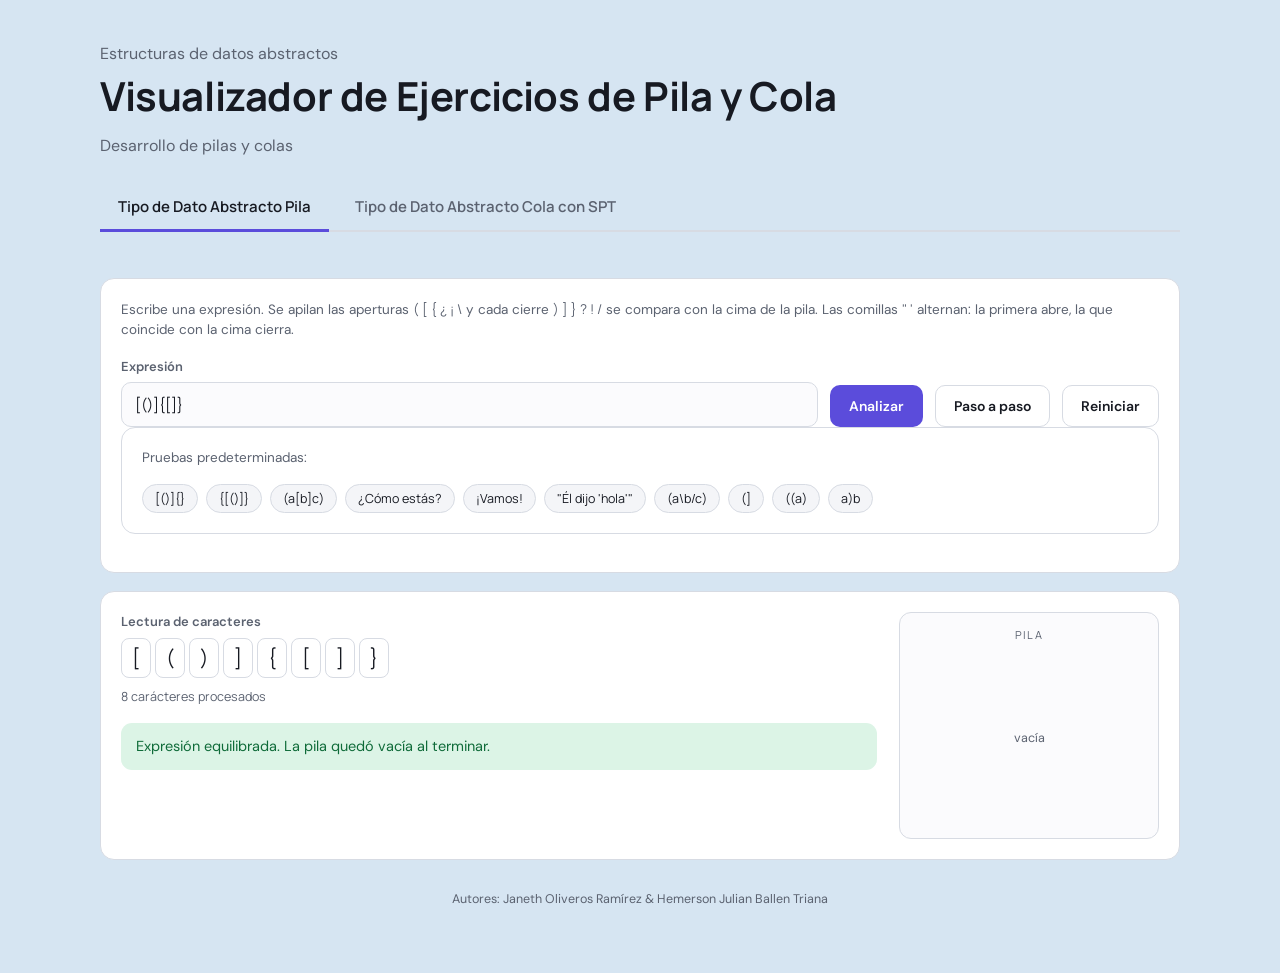
<file: index.html>
<!DOCTYPE html>
<html lang="es"> <!-- Declaración del idioma -->
<head> <!-- Configuración de fuentes, título, CSS y metadatos -->
<meta charset="UTF-8"> <!-- Codificación e interpretación de caracteres -->
<meta name="viewport" content="width=device-width, initial-scale=1.0"> <!-- Escalado de la página en dispositivos móviles -->
<title>Visualizador de Ejercicio de Pila y Cola</title>
<link rel="preconnect" href="https://fonts.googleapis.com"> <!-- Preconexión a Google Fonts -->
<!-- Elección de fuentes: Inter, Space Grotesk y IBM Plex Mono -->
<link href="https://fonts.googleapis.com/css2?family=DM+Sans:wght@400;500;600;700&family=Manrope:wght@400;500;600;700&family=Manrope:wght@500;600;700;800&display=swap" rel="stylesheet">
<link rel="stylesheet" href="css/estilos.css"> <!-- Hoja de estilos CSS -->

<!-- Fin de configuración -->

</head>
<body>
<div class="wrap">

  <header class="top">
    <p class="sub">Estructuras de datos abstractos</p>
    <h1>Visualizador de Ejercicios de Pila y Cola</h1>
    <p class="sub">Desarrollo de pilas y colas</p>

    <div class="tabs" role="tablist" aria-label="Módulos">
      <button class="tab" role="tab" data-mod="pila" id="tab-pila" aria-selected="true" aria-controls="panel-pila">
        <span class="sub"></span>Tipo de Dato Abstracto Pila
      </button>
      <button class="tab" role="tab" data-mod="cola" id="tab-cola" aria-selected="false" aria-controls="panel-cola">
        <span class="sub"></span>Tipo de Dato Abstracto Cola con SPT
      </button>
    </div>
  </header>

  <!-- ============================================================
       PANEL PILA
       ============================================================ -->
  <section class="panel pila active" id="panel-pila" role="tabpanel" aria-labelledby="tab-pila">
    <div class="card">
      <p class="hint">Escribe una expresión. Se apilan las aperturas <span style="font-family:var(--mono)">( [ { ¿ ¡ \</span> y cada cierre <span style="font-family:var(--mono)">) ] } ? ! /</span> se compara con la cima de la pila. Las comillas <span style="font-family:var(--mono)">" '</span> alternan: la primera abre, la que coincide con la cima cierra.</p>

      <div class="row">
        <div class="grow">
          <label class="fld" for="pila-input">Expresión</label>
          <input type="text" id="pila-input" value="[()]{[]}" spellcheck="false" autocomplete="off">
        </div>
        <button class="btn primary" id="pila-check">Analizar</button>
        <button class="btn ghost" id="pila-step">Paso a paso</button>
        <button class="btn ghost" id="pila-reset">Reiniciar</button>
      </div>

      <div class="card">
      <p class="hint">Pruebas predeterminadas:</p>
      <div class="examples" id="pila-examples">
        <button class="chip">[()]{}</button>
        <button class="chip">{[()]}</button>
        <button class="chip">(a[b]c)</button>
        <button class="chip">¿Cómo estás?</button>
        <button class="chip">¡Vamos!</button>
        <button class="chip">"Él dijo 'hola'"</button>
        <button class="chip">(a\b/c)</button>
        <button class="chip">(]</button>
        <button class="chip">((a)</button>
        <button class="chip">a)b</button>
      </div>
      </div>
    </div>

    <div class="card">
      <div class="stage">
        <div>
          <label class="fld">Lectura de caracteres</label>
          <div class="tape" id="pila-tape"></div>
          <div class="log" id="pila-log"></div>
          <div class="verdict" id="pila-verdict"></div>
        </div>
        <div class="stackbox">
          <p class="cap">Pila</p>
          <div class="stack" id="pila-stack"><div class="empty">vacía</div></div>
        </div>
      </div>
    </div>
  </section>

  <!-- ============================================================
       PANEL COLA
       ============================================================ -->
  <section class="panel cola" id="panel-cola" role="tabpanel" aria-labelledby="tab-cola">
    <div class="card">
      <h2>Asignación de tareas</h2>
      <p class="hint">Da de alta tareas con su duración. Al procesar, se reparten entre <i>m</i> procesadores minimizando el tiempo medio de finalización mediante SPT.</p>

      <div class="row">
        <div>
          <label class="fld" for="cola-id">Identificador</label>
          <input type="text" id="cola-id" placeholder="A" maxlength="6" style="width:120px" autocomplete="off">
        </div>
        <div>
          <label class="fld" for="cola-dur">Duración</label>
          <input type="number" id="cola-dur" placeholder="5" min="1" step="1">
        </div>
        <button class="btn primary" id="cola-add">Insertar</button>
      </div>

      <div class="examples">
        <button class="chip" id="cola-demo">Cargar ejemplo</button>
        <button class="chip" id="cola-clear">Vaciar cola</button>
      </div>
    </div>

    <div class="card">
      <h2>Cola de tareas</h2>
      <p class="hint">Orden de llegada, del frente al final.</p>
      <div id="cola-tabla"></div>
    </div>

    <div class="card">
      <div class="row" style="align-items:flex-end">
        <div>
          <label class="fld" for="cola-proc">Número de procesadores (m)</label>
          <input type="number" id="cola-proc" value="1" min="1" step="1">
        </div>
        <button class="btn primary" id="cola-run">Procesar</button>
      </div>

      <div id="cola-resultado" style="margin-top:20px;display:none">
        <label class="fld">Línea de tiempo por procesador</label>
        <div class="gantt" id="cola-gantt"></div>
        <div class="axis"><div></div><div class="ticks" id="cola-ticks"></div></div>

        <div style="margin-top:18px">
          <label class="fld">Tiempos de finalización (orden de ejecución)</label>
          <table id="cola-fin"></table>
        </div>

        <div class="stats" id="cola-stats"></div>
        <p class="note"><b>Nota conceptual.</b> se eligió SPT porque el problema busca minimizar el tiempo medio de finalización, y bajo las condiciones del ejercicio SPT logra ese objetivo mejor que FIFO. FIFO sería apropiado si la prioridad principal fuera respetar estrictamente el orden de llegada, no minimizar el tiempo promedio.</p>
      </div>
    </div>
  </section>

  <footer>Autores: Janeth Oliveros Ramírez & Hemerson Julian Ballen Triana </footer>
</div>

<!-- Lógica: cada módulo en su archivo; app.js conecta las pestañas -->
<script src="js/pila.js"></script>
<script src="js/cola.js"></script>
<script src="js/app.js"></script>
</body>
</html>
</file>
<file: css/estilos.css>
:root{
    --bg:#d6e5f2;
    --surface:#ffffff;
    --ink:#171a22;
    --muted:#5b6270;
    --line:#d7dbe3;
    --pila:#5b4cdb;      /* violeta, módulo Pila */
    --pila-soft:#ece9fb;
    --cola:#0d9488;      /* teal, módulo Cola */
    --cola-soft:#dcf3f0;
    --err:#d63a3a;
    --err-soft:#fbe4e4;
    --ok:#1a9e54;
    --ok-soft:#dcf4e6;
    --focus:#5b4cdb;
    --mono:'Manrope', sans-serif;
    --sans:'DM Sans', sans-serif;
    --disp:'Manrope', sans-serif;
  }
  @import url('https://fonts.googleapis.com/css2?family=Inter:wght@400;500;600&family=Space+Grotesk:wght@500;600;700&family=IBM+Plex+Mono:wght@400;500;600&display=swap');

  *{box-sizing:border-box}
  html{-webkit-text-size-adjust:100%}
  body{
    margin:0;background:var(--bg);color:var(--ink);
    font-family:var(--sans);line-height:1.5;
    padding:0 16px 64px;
  }
  .wrap{max-width:1080px;margin:0 auto}

  /* ---------- Cabecera ---------- */
  header.top{padding:34px 0 20px}
  .eyebrow{
    font-family:var(--mono);font-size:12px;letter-spacing:.16em;
    text-transform:uppercase;color:var(--muted);margin:0 0 6px
  }
  h1{
    font-family:var(--disp);font-weight:700;font-size:clamp(26px,4.5vw,40px);
    margin:0;letter-spacing:-.01em
  }
  .sub{color:var(--muted);margin:8px 0 0;max-width:60ch}

  /* ---------- Pestañas ---------- */
  .tabs{display:flex;gap:8px;margin:26px 0 0;border-bottom:2px solid var(--line)}
  .tab{
    appearance:none;border:0;background:transparent;cursor:pointer;
    font-family:var(--disp);font-weight:600;font-size:15px;color:var(--muted);
    padding:12px 18px;border-bottom:3px solid transparent;margin-bottom:-2px;
    transition:color .15s
  }
  .tab .dot{display:inline-block;width:9px;height:9px;border-radius:50%;margin-right:8px;vertical-align:1px}
  .tab[data-mod="pila"] .dot{background:var(--pila)}
  .tab[data-mod="cola"] .dot{background:var(--cola)}
  .tab:hover{color:var(--ink)}
  .tab[aria-selected="true"]{color:var(--ink)}
  .tab[data-mod="pila"][aria-selected="true"]{border-bottom-color:var(--pila)}
  .tab[data-mod="cola"][aria-selected="true"]{border-bottom-color:var(--cola)}
  .tab:focus-visible{outline:2px solid var(--focus);outline-offset:2px;border-radius:6px}

  .panel{display:none;padding:26px 0 0}
  .panel.active{display:block}

  /* ---------- Tarjetas / controles ---------- */
  .card{
    background:var(--surface);border:1px solid var(--line);border-radius:14px;
    padding:20px;margin:0 0 18px
  }
  .card h2{font-family:var(--disp);font-size:17px;margin:0 0 4px}
  .card p.hint{color:var(--muted);font-size:13.5px;margin:0 0 16px}

  label.fld{display:block;font-size:13px;font-weight:600;color:var(--muted);margin:0 0 6px}
  input[type=text],input[type=number]{
    font-family:var(--mono);font-size:15px;width:100%;
    padding:11px 13px;border:1px solid var(--line);border-radius:10px;background:#fbfbfd;color:var(--ink)
  }
  input:focus{outline:2px solid var(--focus);outline-offset:1px;border-color:transparent}
  input[type=number]{width:110px}

  .row{display:flex;gap:12px;flex-wrap:wrap;align-items:flex-end}
  .row .grow{flex:1;min-width:200px}

  .btn{
    appearance:none;cursor:pointer;font-family:var(--sans);font-weight:600;font-size:14px;
    padding:11px 18px;border-radius:10px;border:1px solid transparent;transition:filter .15s,background .15s
  }
  .btn:focus-visible{outline:2px solid var(--focus);outline-offset:2px}
  .btn.primary{color:#fff}
  .pila .btn.primary{background:var(--pila)}
  .cola .btn.primary{background:var(--cola)}
  .btn.primary:hover{filter:brightness(1.07)}
  .btn.ghost{background:#fff;border-color:var(--line);color:var(--ink)}
  .btn.ghost:hover{background:#f4f5f8}
  .btn:disabled{opacity:.45;cursor:not-allowed}

  .examples{display:flex;gap:8px;flex-wrap:wrap;margin:12px 0 0}
  .chip{
    font-family:var(--mono);font-size:12.5px;cursor:pointer;background:#f4f5f8;
    border:1px solid var(--line);border-radius:20px;padding:5px 12px;color:var(--ink)
  }
  .chip:hover{background:#e9ebf1}
  .chip:focus-visible{outline:2px solid var(--focus);outline-offset:2px}

  /* ---------- Visual PILA ---------- */
  .stage{display:grid;grid-template-columns:1fr 260px;gap:22px;align-items:start}
  @media(max-width:720px){.stage{grid-template-columns:1fr}}

  .tape{display:flex;flex-wrap:wrap;gap:4px;font-family:var(--mono);font-size:20px;margin:2px 0 0}
  .tape .ch{
    min-width:30px;height:40px;display:grid;place-items:center;border-radius:8px;
    border:1px solid var(--line);background:#fbfbfd;color:var(--muted);padding:0 6px;transition:.15s
  }
  .tape .ch.done{color:var(--ink);background:#fff}
  .tape .ch.cur{border-color:var(--pila);background:var(--pila-soft);color:var(--pila);font-weight:600;transform:translateY(-2px)}
  .tape .ch.bad{border-color:var(--err);background:var(--err-soft);color:var(--err);font-weight:600}

  .stackbox{border:1px solid var(--line);border-radius:12px;padding:14px;background:#fbfbfd}
  .stackbox .cap{font-family:var(--mono);font-size:11px;letter-spacing:.12em;text-transform:uppercase;color:var(--muted);text-align:center;margin:0 0 10px}
  .stack{display:flex;flex-direction:column-reverse;gap:6px;min-height:170px;justify-content:flex-start}
  .cell{
    font-family:var(--mono);font-size:20px;font-weight:600;height:44px;display:grid;place-items:center;
    border-radius:8px;background:#fff;border:1.5px solid var(--pila);color:var(--pila);
    animation:pop .18s ease
  }
  .cell.top{box-shadow:0 0 0 3px var(--pila-soft)}
  @keyframes pop{from{opacity:0;transform:translateY(6px) scale(.96)}to{opacity:1;transform:none}}
  .stack .empty{color:var(--muted);font-size:12.5px;text-align:center;align-self:center;margin:auto 0}

  .verdict{margin:16px 0 0;padding:13px 15px;border-radius:11px;font-size:14.5px;display:none}
  .verdict.show{display:block}
  .verdict.ok{background:var(--ok-soft);color:#0f6b39}
  .verdict.err{background:var(--err-soft);color:#a11f1f}
  .verdict b{font-family:var(--mono)}
  .log{font-family:var(--mono);font-size:12.5px;color:var(--muted);margin:10px 0 0;min-height:18px}

  /* ---------- Visual COLA ---------- */
  table{width:100%;border-collapse:collapse;font-size:14px;margin:4px 0 0}
  th,td{text-align:left;padding:9px 12px;border-bottom:1px solid var(--line)}
  th{font-size:12px;letter-spacing:.04em;text-transform:uppercase;color:var(--muted);font-weight:600}
  td.mono,th.mono{font-family:var(--mono)}
  td .del{cursor:pointer;color:var(--err);background:none;border:0;font-size:13px;font-weight:600;padding:2px 6px;border-radius:6px}
  td .del:hover{background:var(--err-soft)}
  .queue-empty{color:var(--muted);font-size:13.5px;padding:16px 0}

  .gantt{margin:6px 0 0;display:flex;flex-direction:column;gap:10px}
  .proc{display:grid;grid-template-columns:96px 1fr;gap:10px;align-items:center}
  .proc .name{font-family:var(--mono);font-size:12.5px;color:var(--muted)}
  .track{position:relative;height:38px;background:#f4f5f8;border-radius:8px;border:1px solid var(--line);overflow:hidden}
  .blk{
    position:absolute;top:3px;bottom:3px;border-radius:6px;background:var(--cola);color:#fff;
    font-family:var(--mono);font-size:12px;display:grid;place-items:center;overflow:hidden;white-space:nowrap;
    box-shadow:inset 0 0 0 1px rgba(255,255,255,.25)
  }
  .blk small{opacity:.8;font-size:10px}
  .axis{display:grid;grid-template-columns:96px 1fr;gap:10px;margin:2px 0 0}
  .axis .ticks{position:relative;height:16px;font-family:var(--mono);font-size:10px;color:var(--muted)}
  .axis .ticks span{position:absolute;transform:translateX(-50%)}

  .stats{display:flex;gap:26px;flex-wrap:wrap;margin:18px 0 0;padding:16px;background:var(--cola-soft);border-radius:11px}
  .stat .k{font-family:var(--mono);font-size:12px;color:#0a6b62;letter-spacing:.04em}
  .stat .v{font-family:var(--disp);font-size:26px;font-weight:700;color:#0a5f57;line-height:1.1}
  .finrow td.fin{font-family:var(--mono);font-weight:600;color:var(--cola)}

  .note{font-size:12.5px;color:var(--muted);margin:14px 0 0;padding:12px 14px;background:#f4f5f8;border-radius:10px;border:1px solid var(--line)}
  .note b{color:var(--ink)}

  footer{color:var(--muted);font-size:12.5px;text-align:center;margin:30px 0 0}
</file>
